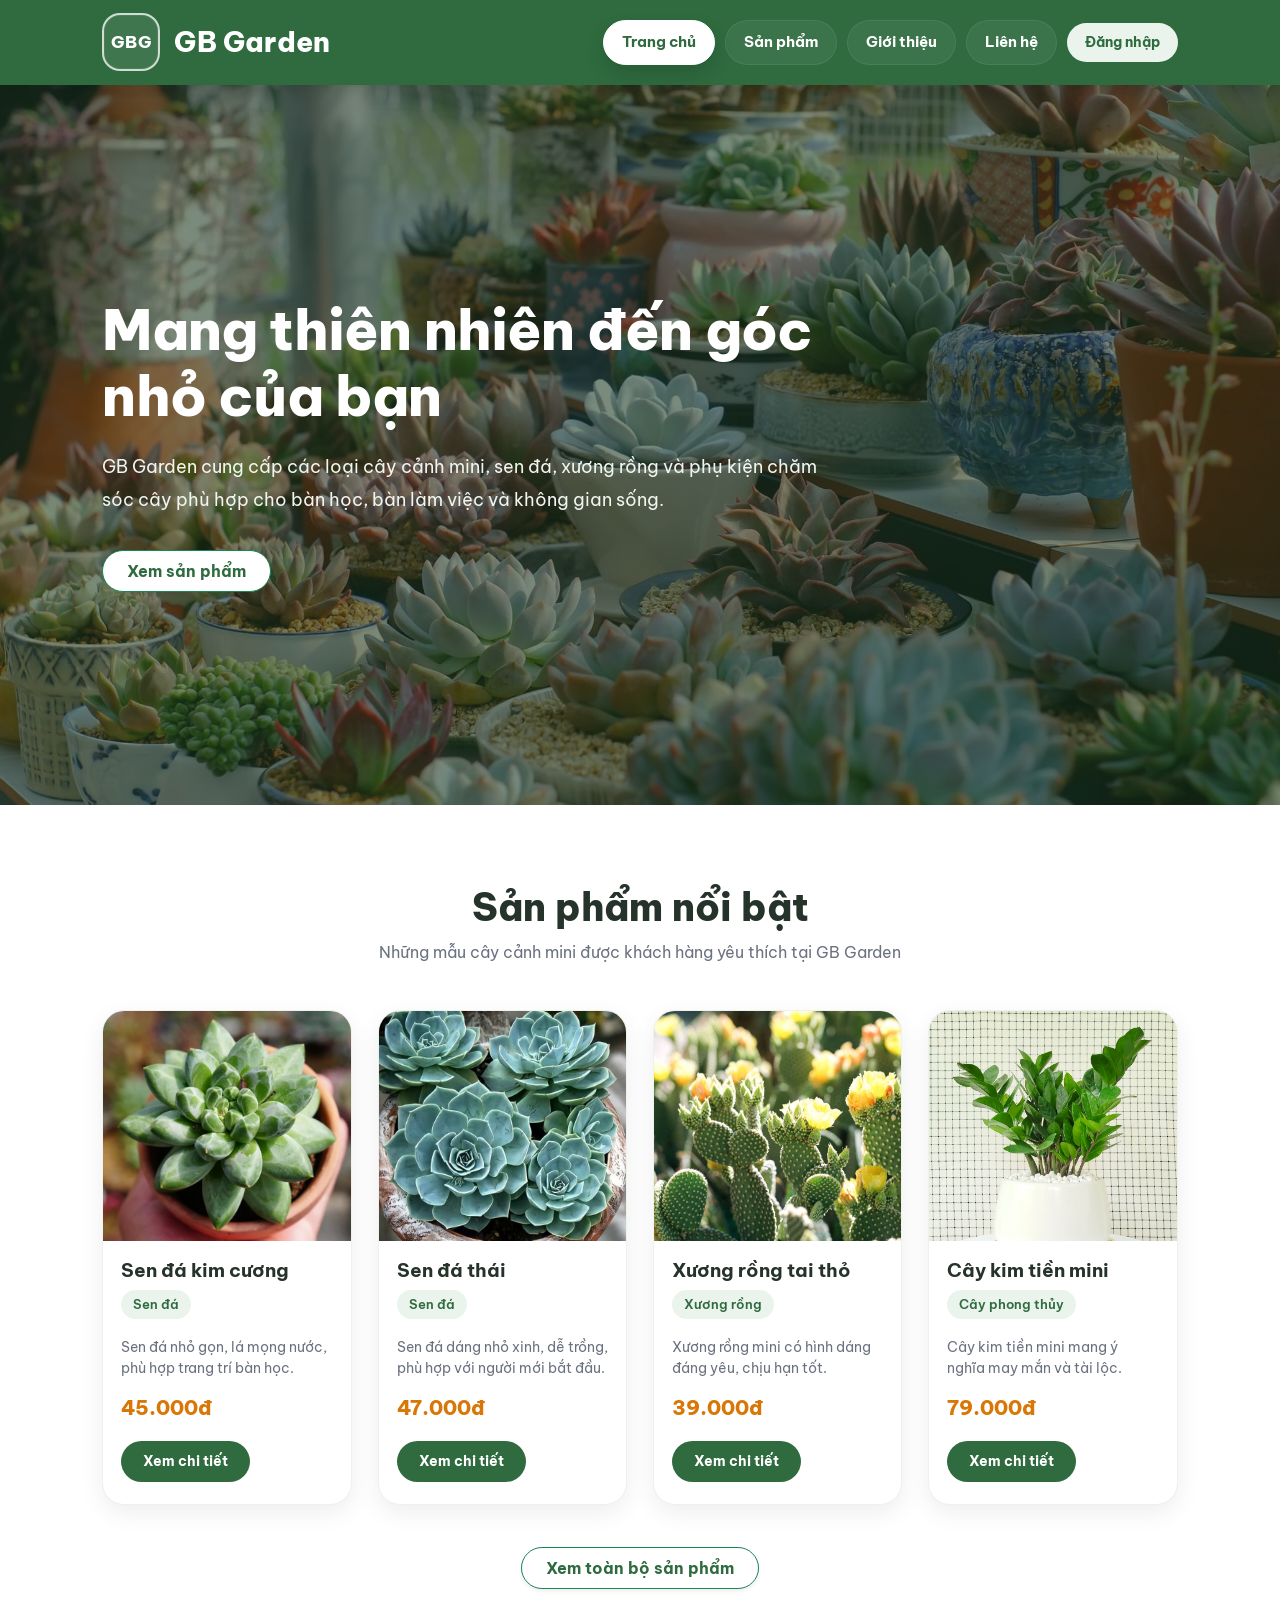
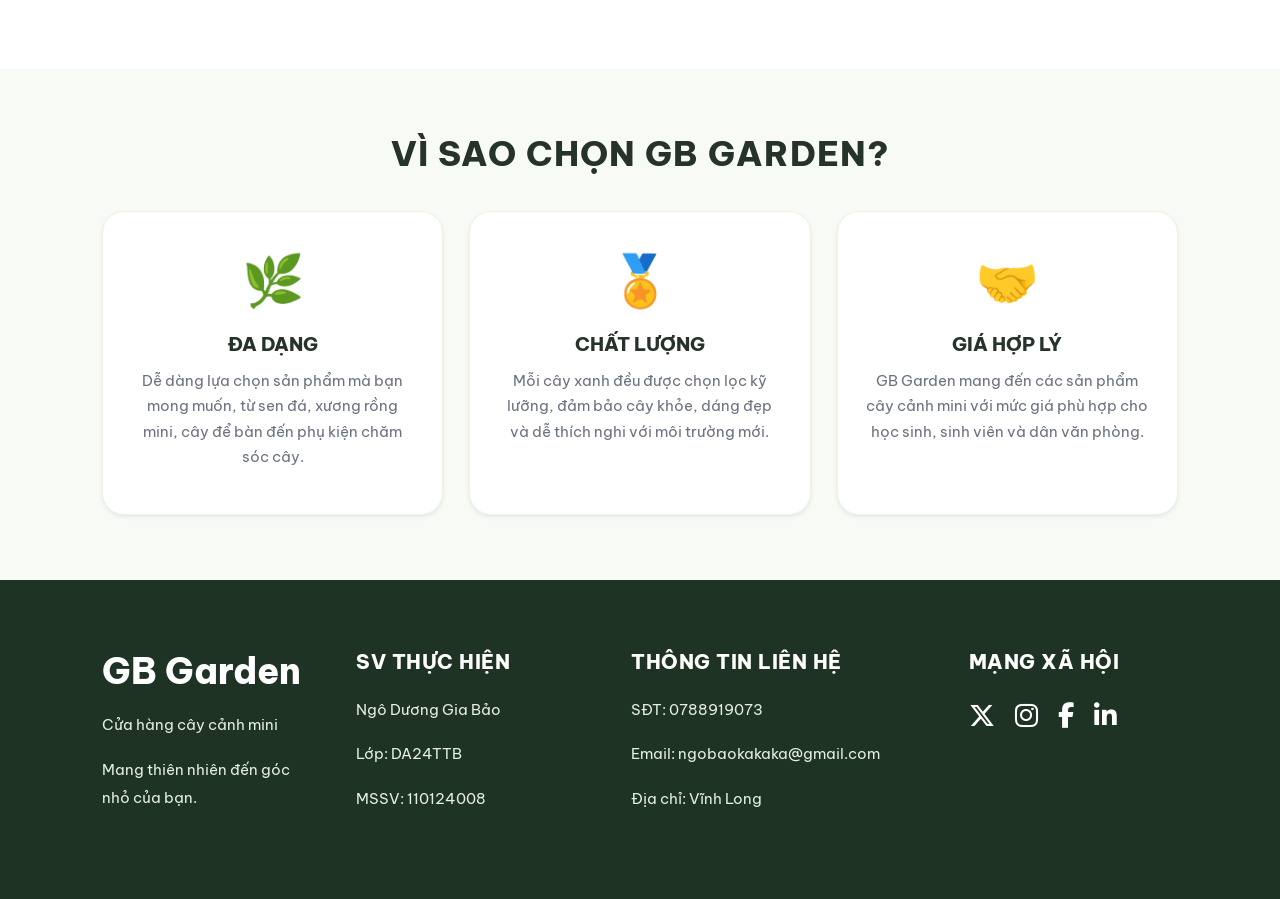
<file: index.html>
<!DOCTYPE html>
<html lang="vi">
<head>
    <meta charset="UTF-8">
    <meta name="viewport" content="width=device-width, initial-scale=1.0">
    <title>GB Garden - Cửa hàng cây cảnh mini</title>

    <!-- Bootstrap CSS -->
    <link href="https://cdn.jsdelivr.net/npm/bootstrap@5.3.3/dist/css/bootstrap.min.css" rel="stylesheet">
    
    <!-- Link CSS -->
    <link rel="stylesheet" href="css/style-index.css">
    <!-- Font Awesome -->
    <link rel="stylesheet" href="https://cdnjs.cloudflare.com/ajax/libs/font-awesome/6.5.1/css/all.min.css">
    <link href="https://fonts.googleapis.com/css2?family=Be+Vietnam+Pro:wght@400;500;600;700;800&display=swap" rel="stylesheet">
</head>
<body>

    <!-- Header -->
    <header class="header">
        <a href="index.html" class="logo">
            <span class="logo-mark">GBG</span>
            <span class="logo-text">GB Garden</span>
        </a>

        <nav class="navbar">
            <a href="index.html" class="active">Trang chủ</a>
            <a href="html/san-pham.html">Sản phẩm</a>
            <a href="html/gioi-thieu.html">Giới thiệu</a>
            <a href="html/lien-he.html">Liên hệ</a>
            <div class="login-wrapper">
  <button class="login-toggle-btn" id="auth-btn" type="button">Đăng nhập</button>

  <div class="login-dropdown" id="login-dropdown">
    <h3>Đăng nhập</h3>

    <form id="login-form">
      <input type="text" id="login-username" placeholder="Tên đăng nhập">
      <input type="password" id="login-password" placeholder="Mật khẩu">

      <button type="submit">Đăng nhập</button>
      <p id="login-message"></p>
    </form>
  </div>
</div>
        </nav>
    </header>

    <!-- Hero -->
    <section class="hero">
        <div class="hero-content">
            <h1>Mang thiên nhiên đến góc nhỏ của bạn</h1>
            <p>
                GB Garden cung cấp các loại cây cảnh mini, sen đá, xương rồng
                và phụ kiện chăm sóc cây phù hợp cho bàn học, bàn làm việc
                và không gian sống.
            </p>
            <a href="html/san-pham.html" class="btn btn-success rounded-pill px-4 py-2 shadow-sm">
    Xem sản phẩm
</a>
        </div>
    </section>

    <!-- Sản phẩm nổi bật -->
    <section class="bestseller-section">
        <div class="section-title">
            <h2>Sản phẩm nổi bật</h2>
            <p>Những mẫu cây cảnh mini được khách hàng yêu thích tại GB Garden</p>
        </div>

        <div id="bestseller-list" class="product-list"></div>

        <div class="view-all-box">
            <a href="html/san-pham.html" class="btn btn-success rounded-pill px-4 py-2 shadow-sm">
    Xem toàn bộ sản phẩm
</a>
        </div>
    </section>

    <!-- Lý do chọn GB Garden -->
    <section class="reason-section">
        <div class="section-title reason-title">
            <h2>Vì sao chọn GB Garden?</h2>
        </div>

        <div class="reason-list">
            <div class="reason-item shadow-sm">
                <div class="reason-icon">🌿</div>
                <h3>ĐA DẠNG</h3>
                <p>
                    Dễ dàng lựa chọn sản phẩm mà bạn mong muốn, từ sen đá,
                    xương rồng mini, cây để bàn đến phụ kiện chăm sóc cây.
                </p>
            </div>

            <div class="reason-item shadow-sm">
                <div class="reason-icon">🏅</div>
                <h3>CHẤT LƯỢNG</h3>
                <p>
                    Mỗi cây xanh đều được chọn lọc kỹ lưỡng, đảm bảo cây khỏe,
                    dáng đẹp và dễ thích nghi với môi trường mới.
                </p>
            </div>

            <div class="reason-item shadow-sm">
                <div class="reason-icon">🤝</div>
                <h3>GIÁ HỢP LÝ</h3>
                <p>
                    GB Garden mang đến các sản phẩm cây cảnh mini với mức giá
                    phù hợp cho học sinh, sinh viên và dân văn phòng.
                </p>
            </div>
        </div>
    </section>

    <!-- Footer -->
    <footer class="footer">
        <div class="footer-container">

            <div class="footer-box">
                <h2>GB Garden</h2>
                <p>Cửa hàng cây cảnh mini</p>
                <p>Mang thiên nhiên đến góc nhỏ của bạn.</p>
            </div>

            <div class="footer-box">
                <h3>SV THỰC HIỆN</h3>
                <p>Ngô Dương Gia Bảo</p>
                <p>Lớp: DA24TTB</p>
                <p>MSSV: 110124008</p>
            </div>

            <div class="footer-box">
                <h3>THÔNG TIN LIÊN HỆ</h3>
                <p>SĐT: 0788919073</p>
                <p>Email: ngobaokakaka@gmail.com</p>
                <p>Địa chỉ: Vĩnh Long</p>
            </div>

            <div class="footer-box">
                <h3>MẠNG XÃ HỘI</h3>

                <div class="social-icons">
                    <a href="#"><i class="fa-brands fa-x-twitter"></i></a>
                    <a href="#"><i class="fa-brands fa-instagram"></i></a>
                    <a href="#"><i class="fa-brands fa-facebook-f"></i></a>
                    <a href="#"><i class="fa-brands fa-linkedin-in"></i></a>
                </div>
            </div>

        </div>
    </footer>

    <!-- Bootstrap JS -->
    <script src="https://cdn.jsdelivr.net/npm/bootstrap@5.3.3/dist/js/bootstrap.bundle.min.js"></script>

    <!-- Link JavaScript -->
    <script src="js/products.js"></script>
    <script src="js/script.js"></script>
</body>
</html>
</file>
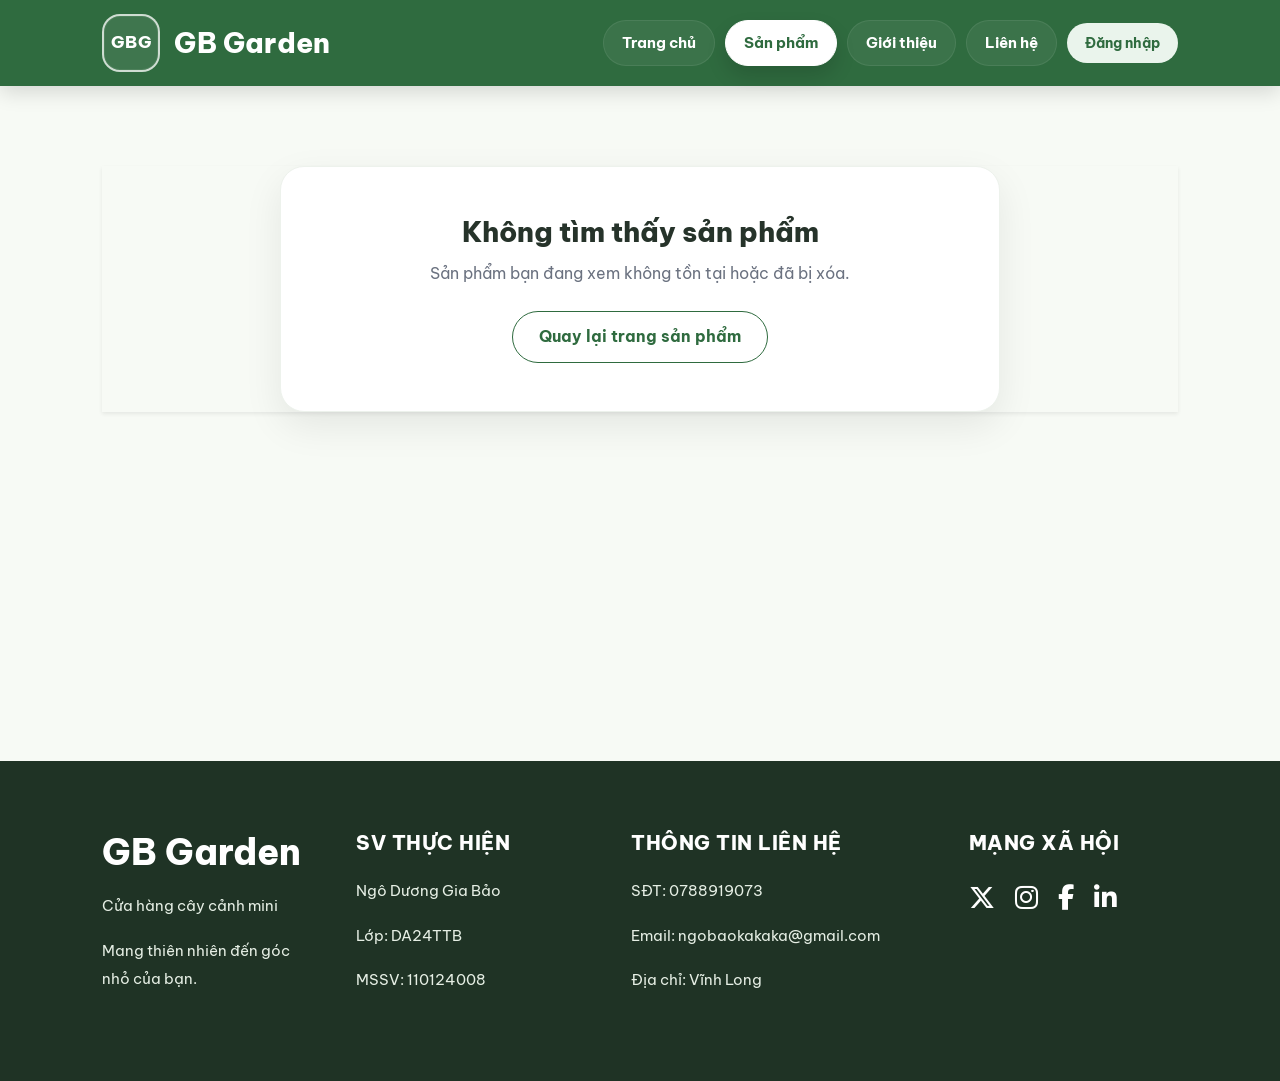
<file: html/chi-tiet.html>
<!DOCTYPE html>
<html lang="vi">
<head>
    <meta charset="UTF-8">
    <meta name="viewport" content="width=device-width, initial-scale=1.0">
    <title>Chi tiết sản phẩm - GB Garden</title>

    <!-- Bootstrap CSS -->
    <link href="https://cdn.jsdelivr.net/npm/bootstrap@5.3.3/dist/css/bootstrap.min.css" rel="stylesheet">
    
    <!-- CSS riêng cho trang chi tiết -->
    <link rel="stylesheet" href="../css/style-chitiet.css">

    <!-- Font Awesome -->
    <link rel="stylesheet" href="https://cdnjs.cloudflare.com/ajax/libs/font-awesome/6.5.1/css/all.min.css">

    <!-- Google Font -->
    <link href="https://fonts.googleapis.com/css2?family=Be+Vietnam+Pro:wght@400;500;600;700;800&display=swap" rel="stylesheet">
</head>
<body>

    <!-- Header -->
    <header class="header">
        <a href="../index.html" class="logo">
            <span class="logo-mark">GBG</span>
            <span class="logo-text">GB Garden</span>
        </a>

        <nav class="navbar">
            <a href="../index.html">Trang chủ</a>
            <a href="../html/san-pham.html" class="active">Sản phẩm</a>
            <a href="../html/gioi-thieu.html">Giới thiệu</a>
            <a href="../html/lien-he.html">Liên hệ</a>
            <div class="login-wrapper">
  <button class="login-toggle-btn" id="auth-btn" type="button">Đăng nhập</button>

  <div class="login-dropdown" id="login-dropdown">
    <h3>Đăng nhập</h3>

    <form id="login-form">
      <input type="text" id="login-username" placeholder="Tên đăng nhập">
      <input type="password" id="login-password" placeholder="Mật khẩu">

      <button type="submit">Đăng nhập</button>
      <p id="login-message"></p>
    </form>
  </div>
</div>
        </nav>
    </header>

    <!-- Khu vực chi tiết sản phẩm -->
    <main class="detail-section">
        <div id="product-detail" class="product-detail shadow-sm">
            <!-- JavaScript sẽ thêm chi tiết sản phẩm vào đây -->
        </div>
    </main>

    <!-- Footer -->
    <footer class="footer">
        <div class="footer-container">

            <div class="footer-box">
                <h2>GB Garden</h2>
                <p>Cửa hàng cây cảnh mini</p>
                <p>Mang thiên nhiên đến góc nhỏ của bạn.</p>
            </div>

            <div class="footer-box">
                <h3>SV THỰC HIỆN</h3>
                <p>Ngô Dương Gia Bảo</p>
                <p>Lớp: DA24TTB</p>
                <p>MSSV: 110124008</p>
            </div>

            <div class="footer-box">
                <h3>THÔNG TIN LIÊN HỆ</h3>
                <p>SĐT: 0788919073</p>
                <p>Email: ngobaokakaka@gmail.com</p>
                <p>Địa chỉ: Vĩnh Long</p>
            </div>

            <div class="footer-box">
                <h3>MẠNG XÃ HỘI</h3>

                <div class="social-icons">
                    <a href="#"><i class="fa-brands fa-x-twitter"></i></a>
                    <a href="#"><i class="fa-brands fa-instagram"></i></a>
                    <a href="#"><i class="fa-brands fa-facebook-f"></i></a>
                    <a href="#"><i class="fa-brands fa-linkedin-in"></i></a>
                </div>
            </div>

        </div>
    </footer>

    <!-- Bootstrap JS -->
    <script src="https://cdn.jsdelivr.net/npm/bootstrap@5.3.3/dist/js/bootstrap.bundle.min.js"></script>

    <!-- JavaScript -->
    <script src="../js/products.js"></script>
    <script src="../js/script.js"></script>
</body>
</html>
</file>
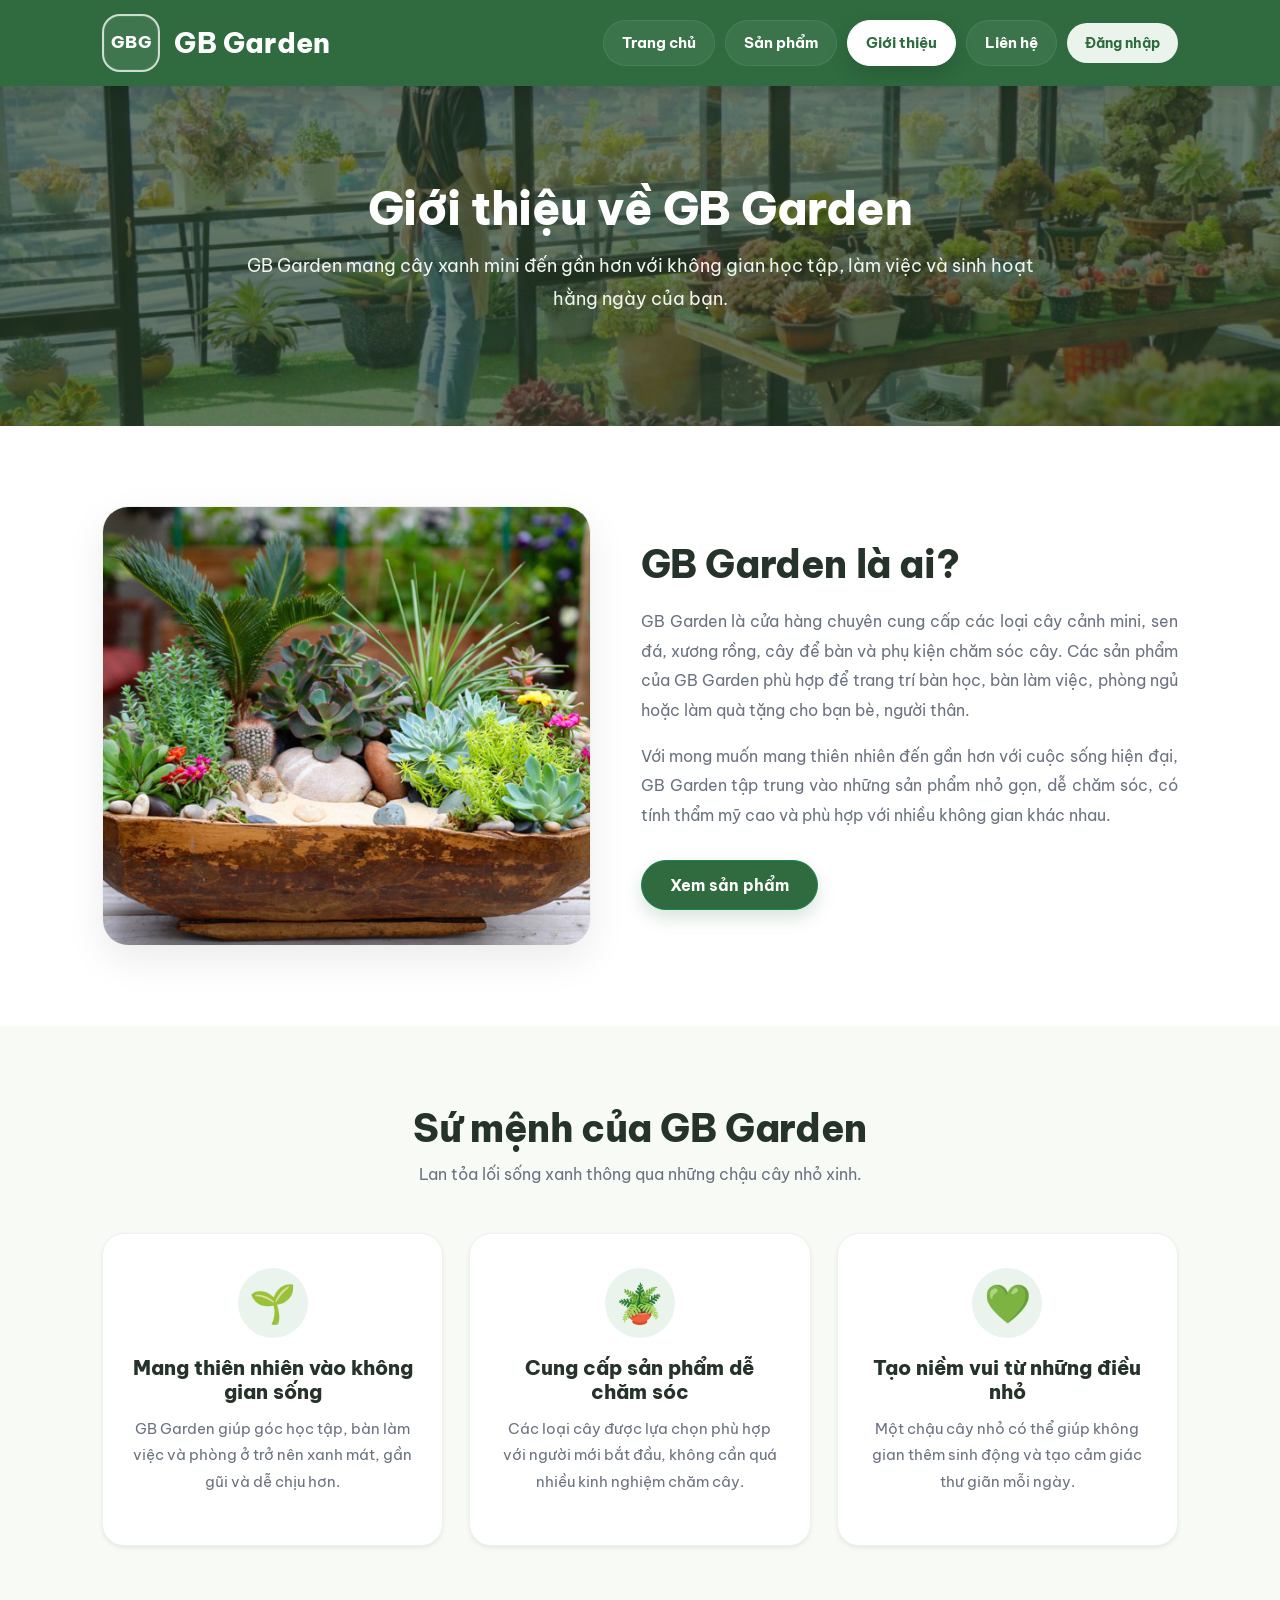
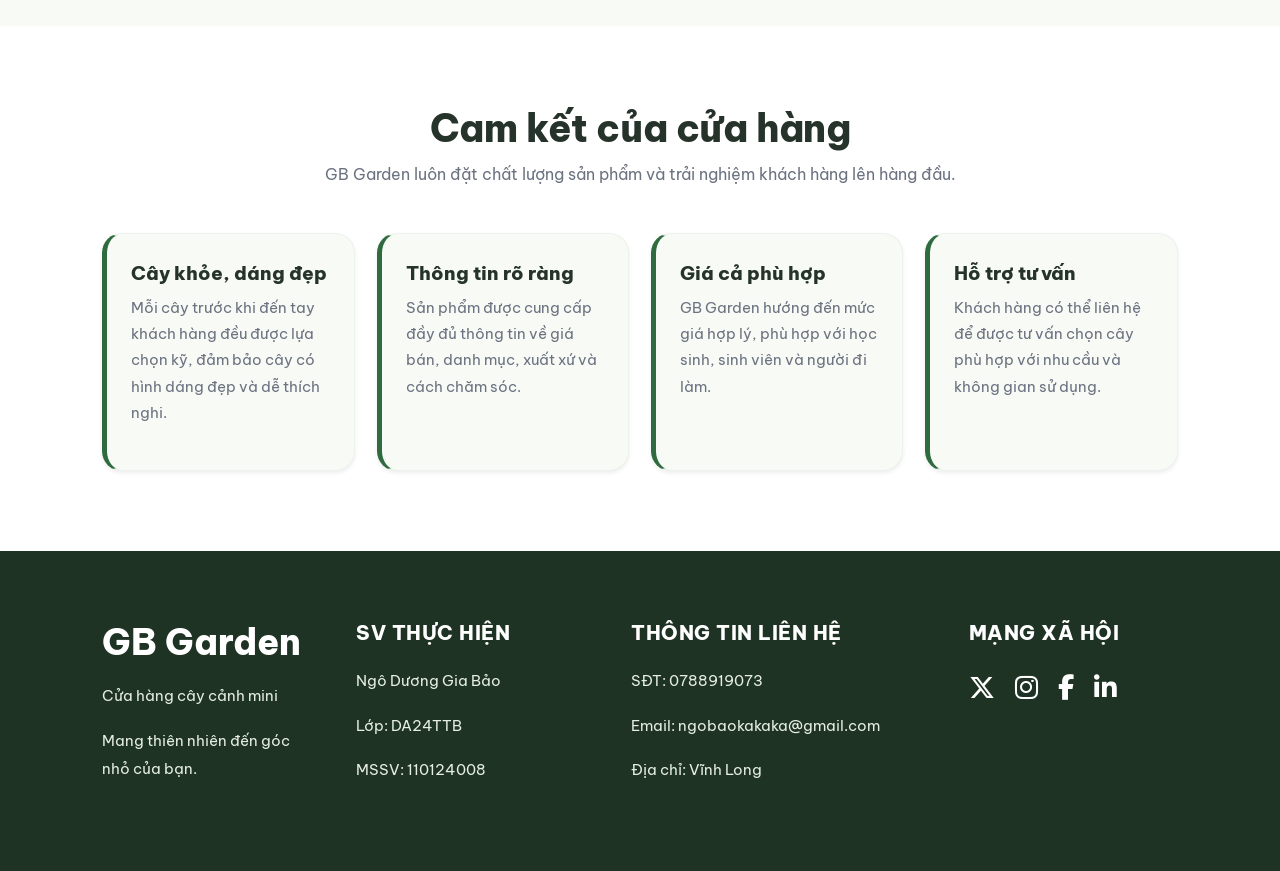
<file: html/gioi-thieu.html>
<!DOCTYPE html>
<html lang="vi">
<head>
    <meta charset="UTF-8">
    <meta name="viewport" content="width=device-width, initial-scale=1.0">
    <title>Giới thiệu - GB Garden</title>

    <!-- Bootstrap CSS -->
    <link href="https://cdn.jsdelivr.net/npm/bootstrap@5.3.3/dist/css/bootstrap.min.css" rel="stylesheet">
    
    <!-- CSS riêng cho trang giới thiệu -->
    <link rel="stylesheet" href="../css/style-gioithieu.css">

    <!-- Font Awesome -->
    <link rel="stylesheet" href="https://cdnjs.cloudflare.com/ajax/libs/font-awesome/6.5.1/css/all.min.css">

    <!-- Google Font -->
    <link href="https://fonts.googleapis.com/css2?family=Be+Vietnam+Pro:wght@400;500;600;700;800&display=swap" rel="stylesheet">
</head>
<body>

    <!-- Header -->
    <header class="header">
        <a href="../index.html" class="logo">
            <span class="logo-mark">GBG</span>
            <span class="logo-text">GB Garden</span>
        </a>

        <nav class="navbar">
            <a href="../index.html">Trang chủ</a>
            <a href="../html/san-pham.html">Sản phẩm</a>
            <a href="../html/gioi-thieu.html" class="active">Giới thiệu</a>
            <a href="../html/lien-he.html">Liên hệ</a>
            <div class="login-wrapper">
  <button class="login-toggle-btn" id="auth-btn" type="button">Đăng nhập</button>

  <div class="login-dropdown" id="login-dropdown">
    <h3>Đăng nhập</h3>

    <form id="login-form">
      <input type="text" id="login-username" placeholder="Tên đăng nhập">
      <input type="password" id="login-password" placeholder="Mật khẩu">

      <button type="submit">Đăng nhập</button>
      <p id="login-message"></p>
    </form>
  </div>
</div>
        </nav>
    </header>

    <!-- Banner giới thiệu -->
    <section class="about-banner">
        <div class="about-banner-content">
            <h1>Giới thiệu về GB Garden</h1>
            <p>
                GB Garden mang cây xanh mini đến gần hơn với không gian học tập,
                làm việc và sinh hoạt hằng ngày của bạn.
            </p>
        </div>
    </section>

    <!-- Giới thiệu cửa hàng -->
    <section class="about-section">
        <div class="about-container">
            <div class="about-image">
                <img src="../assets/images/anhgioithieu.jpg" alt="Cửa hàng cây cảnh GB Garden">
            </div>

            <div class="about-content">
                <h2>GB Garden là ai?</h2>
                <p>
                    GB Garden là cửa hàng chuyên cung cấp các loại cây cảnh mini,
                    sen đá, xương rồng, cây để bàn và phụ kiện chăm sóc cây.
                    Các sản phẩm của GB Garden phù hợp để trang trí bàn học,
                    bàn làm việc, phòng ngủ hoặc làm quà tặng cho bạn bè,
                    người thân.
                </p>

                <p>
                    Với mong muốn mang thiên nhiên đến gần hơn với cuộc sống hiện đại,
                    GB Garden tập trung vào những sản phẩm nhỏ gọn, dễ chăm sóc,
                    có tính thẩm mỹ cao và phù hợp với nhiều không gian khác nhau.
                </p>

                <a href="san-pham.html" class="about-btn btn btn-success">Xem sản phẩm</a>
            </div>
        </div>
    </section>

    <!-- Sứ mệnh -->
    <section class="mission-section">
        <div class="section-title">
            <h2>Sứ mệnh của GB Garden</h2>
            <p>Lan tỏa lối sống xanh thông qua những chậu cây nhỏ xinh.</p>
        </div>

        <div class="mission-list">
            <div class="mission-item shadow-sm">
                <div class="mission-icon">🌱</div>
                <h3>Mang thiên nhiên vào không gian sống</h3>
                <p>
                    GB Garden giúp góc học tập, bàn làm việc và phòng ở trở nên
                    xanh mát, gần gũi và dễ chịu hơn.
                </p>
            </div>

            <div class="mission-item shadow-sm">
                <div class="mission-icon">🪴</div>
                <h3>Cung cấp sản phẩm dễ chăm sóc</h3>
                <p>
                    Các loại cây được lựa chọn phù hợp với người mới bắt đầu,
                    không cần quá nhiều kinh nghiệm chăm cây.
                </p>
            </div>

            <div class="mission-item shadow-sm">
                <div class="mission-icon">💚</div>
                <h3>Tạo niềm vui từ những điều nhỏ</h3>
                <p>
                    Một chậu cây nhỏ có thể giúp không gian thêm sinh động
                    và tạo cảm giác thư giãn mỗi ngày.
                </p>
            </div>
        </div>
    </section>

    <!-- Cam kết -->
    <section class="commit-section">
        <div class="section-title">
            <h2>Cam kết của cửa hàng</h2>
            <p>GB Garden luôn đặt chất lượng sản phẩm và trải nghiệm khách hàng lên hàng đầu.</p>
        </div>

        <div class="commit-container">
            <div class="commit-box shadow-sm">
                <h3>Cây khỏe, dáng đẹp</h3>
                <p>
                    Mỗi cây trước khi đến tay khách hàng đều được lựa chọn kỹ,
                    đảm bảo cây có hình dáng đẹp và dễ thích nghi.
                </p>
            </div>

            <div class="commit-box shadow-sm">
                <h3>Thông tin rõ ràng</h3>
                <p>
                    Sản phẩm được cung cấp đầy đủ thông tin về giá bán,
                    danh mục, xuất xứ và cách chăm sóc.
                </p>
            </div>

            <div class="commit-box shadow-sm">
                <h3>Giá cả phù hợp</h3>
                <p>
                    GB Garden hướng đến mức giá hợp lý, phù hợp với học sinh,
                    sinh viên và người đi làm.
                </p>
            </div>

            <div class="commit-box shadow-sm">
                <h3>Hỗ trợ tư vấn</h3>
                <p>
                    Khách hàng có thể liên hệ để được tư vấn chọn cây phù hợp
                    với nhu cầu và không gian sử dụng.
                </p>
            </div>
        </div>
    </section>

    <!-- Footer -->
    <footer class="footer">
        <div class="footer-container">

            <div class="footer-box">
                <h2>GB Garden</h2>
                <p>Cửa hàng cây cảnh mini</p>
                <p>Mang thiên nhiên đến góc nhỏ của bạn.</p>
            </div>

            <div class="footer-box">
                <h3>SV THỰC HIỆN</h3>
                <p>Ngô Dương Gia Bảo</p>
                <p>Lớp: DA24TTB</p>
                <p>MSSV: 110124008</p>
            </div>

            <div class="footer-box">
                <h3>THÔNG TIN LIÊN HỆ</h3>
                <p>SĐT: 0788919073</p>
                <p>Email: ngobaokakaka@gmail.com</p>
                <p>Địa chỉ: Vĩnh Long</p>
            </div>

            <div class="footer-box">
                <h3>MẠNG XÃ HỘI</h3>

                <div class="social-icons">
                    <a href="#"><i class="fa-brands fa-x-twitter"></i></a>
                    <a href="#"><i class="fa-brands fa-instagram"></i></a>
                    <a href="#"><i class="fa-brands fa-facebook-f"></i></a>
                    <a href="#"><i class="fa-brands fa-linkedin-in"></i></a>
                </div>
            </div>

        </div>
    </footer>

    <!-- Bootstrap JS -->
    <script src="https://cdn.jsdelivr.net/npm/bootstrap@5.3.3/dist/js/bootstrap.bundle.min.js"></script>

    <!-- JavaScript -->
    <script src="../js/products.js"></script>
    <script src="../js/script.js"></script>
</body>
</html>
</file>
<file: css/style-index.css>
/* ===============================
   RESET CSS
================================ */

* {
    margin: 0;
    padding: 0;
    box-sizing: border-box;
}

/* ===============================
   BIẾN MÀU CHỦ ĐẠO
================================ */

:root {
    --primary: #2f6b3f;
    --primary-dark: #1f4d2c;
    --primary-light: #eaf4ec;
    --accent: #8bbf5a;
    --text: #26332a;
    --gray: #6b7280;
    --bg: #f7faf5;
    --white: #ffffff;
    --orange: #d97706;
}

/* ===============================
   THIẾT LẬP CHUNG
================================ */

body {
    font-family: 'Be Vietnam Pro', Arial, sans-serif;
}

/* ===============================
   HEADER
================================ */

.header {
    width: 100%;
    padding: 12px 8%;
    background-color: var(--primary);
    display: flex;
    justify-content: space-between;
    align-items: center;
    position: sticky;
    top: 0;
    left: 0;
    z-index: 1000;
    box-shadow: 0 6px 20px rgba(0, 0, 0, 0.14);
}

/* ===============================
   LOGO MỚI
================================ */

.logo {
    display: flex;
    align-items: center;
    gap: 14px;
    text-decoration: none;
}

.logo-mark {
    width: 58px;
    height: 58px;
    border: 2px solid rgba(255, 255, 255, 0.75);
    border-radius: 18px;
    display: flex;
    justify-content: center;
    align-items: center;

    color: #ffffff;
    font-size: 17px;
    font-weight: 800;
    letter-spacing: 1px;
    text-transform: uppercase;

    background: rgba(255, 255, 255, 0.08);
    box-shadow: inset 0 0 0 1px rgba(255, 255, 255, 0.08);
    transition: 0.25s ease;
}

.logo:hover .logo-mark {
    transform: scale(1.05);
    background: rgba(255, 255, 255, 0.14);
}

.logo-text {
    color: #ffffff;
    font-size: 28px;
    font-weight: 800;
    letter-spacing: 0.2px;
}

/* ===============================
   NAVBAR
================================ */

.navbar {
    display: flex;
    align-items: center;
    gap: 10px;
}

.navbar a {
    position: relative;
    text-decoration: none;
    color: #ffffff;
    padding: 10px 18px;
    border-radius: 999px;
    font-weight: 700;
    font-size: 15px;
    transition: 0.25s ease;

    background: rgba(255, 255, 255, 0.06);
    border: 1px solid rgba(255, 255, 255, 0.08);
    backdrop-filter: blur(2px);
}

.navbar a:hover {
    transform: translateY(-2px);
    background: rgba(255, 255, 255, 0.14);
    border-color: rgba(255, 255, 255, 0.2);
    box-shadow: 0 8px 18px rgba(0, 0, 0, 0.12);
}

.navbar a.active {
    background-color: #ffffff;
    color: var(--primary);
    border-color: #ffffff;
    box-shadow: 0 10px 20px rgba(0, 0, 0, 0.14);
}
/* ===============================
   HERO / BANNER
================================ */

.hero {
    min-height: 720px;
    background:
        linear-gradient(rgba(25, 55, 30, 0.58), rgba(25, 55, 30, 0.58)),
        url("../assets/images/trang-chu-cua-hang-cay-canh.jpg");
    background-size: cover;
    background-position: center;
    background-repeat: no-repeat;

    display: flex;
    align-items: center;
    padding: 0 8%;
    color: var(--white);
}

.hero-content {
    max-width: 760px;
    padding: 20px 0;
}

.hero-content h1 {
    font-size: 56px;
    line-height: 1.18;
    margin-bottom: 22px;
    font-weight: 800;
    letter-spacing: -0.8px;
}

.hero-content p {
    max-width: 720px;
    font-size: 18px;
    line-height: 1.8;
    margin-bottom: 34px;
    color: #f1f5f0;
}

.btn {
    display: inline-block;
    text-decoration: none;
    background-color: var(--white);
    color: var(--primary);
    padding: 14px 32px;
    border-radius: 30px;
    font-weight: 700;
    transition: 0.25s ease;
    box-shadow: 0 8px 18px rgba(0, 0, 0, 0.18);
}

.btn:hover {
    background-color: var(--accent);
    color: var(--white);
    transform: translateY(-3px);
}

/* ===============================
   SECTION CHUNG
================================ */

.section-title {
    text-align: center;
    margin-bottom: 46px;
}

.section-title h2 {
    font-size: 38px;
    color: var(--text);
    margin-bottom: 10px;
    font-weight: 800;
}

.section-title p {
    font-size: 16px;
    color: var(--gray);
}

/* ===============================
   SẢN PHẨM NỔI BẬT
================================ */

.bestseller-section {
    padding: 80px 8%;
    background-color: var(--white);
}

.product-list {
    display: grid;
    grid-template-columns: repeat(4, 1fr);
    gap: 26px;
}

.product-card {
    background-color: var(--white);
    border-radius: 22px;
    overflow: hidden;
    text-align: left;
    padding-bottom: 22px;
    border: 1px solid #edf2ec;
    box-shadow: 0 8px 24px rgba(0, 0, 0, 0.07);
    transition: 0.25s ease;
}

.product-card:hover {
    transform: translateY(-6px);
    box-shadow: 0 14px 34px rgba(0, 0, 0, 0.12);
}

.product-card img {
    width: 100%;
    height: 230px;
    object-fit: cover;
}

.product-card h3 {
    margin: 18px 18px 8px;
    font-size: 19px;
    color: var(--text);
    font-weight: 700;
}

.product-category {
    display: inline-block;
    margin: 0 18px 10px;
    padding: 5px 12px;
    background-color: var(--primary-light);
    color: var(--primary);
    border-radius: 20px;
    font-size: 13px;
    font-weight: 600;
}

.product-description {
    font-size: 14px;
    color: var(--gray);
    margin: 8px 18px;
    min-height: 44px;
}

.price {
    font-size: 20px;
    font-weight: 800;
    color: var(--orange);
    margin: 12px 18px 18px;
}

.detail-btn {
    display: inline-block;
    margin-left: 18px;
    text-decoration: none;
    background-color: var(--primary);
    color: var(--white);
    padding: 10px 22px;
    border-radius: 25px;
    font-size: 14px;
    font-weight: 700;
    transition: 0.25s ease;
}

.detail-btn:hover {
    background-color: var(--primary-dark);
}

/* ===============================
   NÚT XEM TOÀN BỘ SẢN PHẨM
================================ */

.view-all-box {
    text-align: center;
    margin-top: 42px;
}

.view-all-btn {
    display: inline-block;
    text-decoration: none;
    background-color: var(--primary);
    color: var(--white);
    padding: 13px 34px;
    border-radius: 30px;
    font-weight: 700;
    transition: 0.25s ease;
}

.view-all-btn:hover {
    background-color: var(--primary-dark);
    transform: translateY(-3px);
}

/* ===============================
   LÝ DO CHỌN GB GARDEN
================================ */

.reason-section {
    padding: 65px 8%;
    background-color: var(--bg);
}

.reason-title {
    margin-bottom: 36px;
}

.reason-title h2 {
    color: var(--text);
    font-size: 34px;
    text-transform: uppercase;
    letter-spacing: 1px;
    font-weight: 800;
}

.reason-list {
    display: grid;
    grid-template-columns: repeat(3, 1fr);
    gap: 26px;
}

.reason-item {
    background-color: var(--white);
    border: 1px solid #edf2ec;
    border-radius: 22px;
    padding: 30px 28px 28px;
    text-align: center;
    min-height: 230px;
    transition: 0.25s ease;
    box-shadow: 0 8px 24px rgba(0, 0, 0, 0.06);
}

.reason-item:hover {
    transform: translateY(-6px);
    box-shadow: 0 14px 34px rgba(0, 0, 0, 0.1);
}

.reason-icon {
    font-size: 50px;
    margin-bottom: 16px;
}

.reason-item h3 {
    color: var(--text);
    font-size: 19px;
    font-weight: 800;
    margin-bottom: 12px;
}

.reason-item p {
    color: var(--gray);
    font-size: 15px;
    line-height: 1.7;
}

/* ===============================
   FOOTER
================================ */

.footer {
    background-color: #1f3325;
    color: var(--white);
    padding: 70px 8%;
}

.footer-container {
    display: grid;
    grid-template-columns: 1fr 1.1fr 1.4fr 1fr;
    gap: 45px;
    align-items: flex-start;
}

.footer-box h2 {
    font-size: 36px;
   font-family: 'Be Vietnam Pro', Arial, sans-serif;
    margin-bottom: 18px;
    font-weight: 800;
}

.footer-box h3 {
    font-size: 20px;
    font-family: 'Be Vietnam Pro', Arial, sans-serif;
    margin-bottom: 22px;
    text-transform: uppercase;
    font-weight: 800;
    letter-spacing: 0.5px;
}

.footer-box p {
    font-size: 15px;
    line-height: 1.9;
    color: #e5eee4;
}

.social-icons {
    display: flex;
    gap: 20px;
    margin-top: 18px;
}

.social-icons a {
    color: var(--white);
    font-size: 26px;
    text-decoration: none;
    transition: 0.25s ease;
}

.social-icons a:hover {
    color: var(--accent);
    transform: translateY(-4px);
}
/* ===============================
   FORM ĐĂNG NHẬP NHỎ TRÊN HEADER
================================ */

.login-wrapper {
  position: relative;
}

.login-toggle-btn {
  border: none;
  outline: none;
  background-color: var(--primary-light);
  color: var(--primary);
  padding: 9px 18px;
  border-radius: 25px;
  font-size: 14px;
  font-weight: 700;
  font-family: 'Be Vietnam Pro', Arial, sans-serif;
  cursor: pointer;
  transition: 0.25s ease;
  white-space: nowrap;
}

.login-toggle-btn:hover {
  background-color: var(--white);
  color: var(--primary);
  transform: translateY(-2px);
}

.login-dropdown {
  position: absolute;
  top: 52px;
  right: 0;
  width: 260px;
  background-color: var(--white);
  border-radius: 18px;
  padding: 18px;
  box-shadow: 0 12px 32px rgba(0, 0, 0, 0.16);
  display: none;
  z-index: 9999;
  border: 1px solid #e3eadf;
}

.login-dropdown.show {
  display: block;
}

.login-dropdown h3 {
  color: var(--primary);
  font-size: 20px;
  font-weight: 800;
  margin-bottom: 14px;
  text-align: center;
}

.login-dropdown input {
  width: 100%;
  border: 1px solid #dce8dd;
  outline: none;
  border-radius: 25px;
  padding: 10px 14px;
  margin-bottom: 10px;
  font-size: 14px;
  font-family: 'Be Vietnam Pro', Arial, sans-serif;
  color: var(--text);
}

.login-dropdown input:focus {
  border-color: var(--primary);
  box-shadow: 0 0 0 3px rgba(47, 107, 63, 0.12);
}

.login-dropdown button[type="submit"] {
  width: 100%;
  border: none;
  background-color: var(--primary);
  color: var(--white);
  padding: 10px 14px;
  border-radius: 25px;
  font-size: 14px;
  font-weight: 700;
  font-family: 'Be Vietnam Pro', Arial, sans-serif;
  cursor: pointer;
  transition: 0.25s ease;
}

.login-dropdown button[type="submit"]:hover {
  background-color: var(--primary-dark);
  transform: translateY(-2px);
}

#login-message {
  margin-top: 10px;
  margin-bottom: 0;
  font-size: 13px;
  font-weight: 700;
  text-align: center;
}

@media (max-width: 768px) {
  .login-dropdown {
    right: -20px;
    width: 240px;
  }

  .login-toggle-btn {
    padding: 7px 12px;
    font-size: 13px;
  }
}

/* ===============================
   RESPONSIVE
================================ */
@media (max-width: 1100px) {
    .product-list {
        grid-template-columns: repeat(3, 1fr);
    }

    .footer-container {
        grid-template-columns: repeat(2, 1fr);
        gap: 35px;
    }
}

@media (max-width: 900px) {
    .header {
        padding: 12px 5%;
    }

    .logo {
        font-size: 24px;
    }

    .logo img {
        width: 42px;
        height: 42px;
    }

    .navbar a {
        font-size: 14px;
        padding: 8px 13px;
    }

    .hero-content h1 {
        font-size: 42px;
    }

    .product-list {
        grid-template-columns: repeat(2, 1fr);
    }

    .reason-list {
        grid-template-columns: 1fr;
    }
}

@media (max-width: 650px) {
    .header {
        flex-direction: column;
        gap: 12px;
        padding: 14px 5%;
    }

    .navbar {
        flex-wrap: wrap;
        justify-content: center;
        gap: 6px;
        text-align: center;
    }

    .navbar a {
        font-size: 13px;
        padding: 7px 11px;
    }

    .hero {
        min-height: 560px;
        text-align: center;
        padding: 0 5%;
    }

    .hero-content h1 {
        font-size: 34px;
    }

    .hero-content p {
        font-size: 15px;
    }

    .bestseller-section,
    .reason-section {
        padding: 55px 5%;
    }

    .product-list {
        grid-template-columns: 1fr;
    }

    .section-title h2,
    .reason-title h2 {
        font-size: 28px;
    }

    .section-title p {
        font-size: 14px;
    }

    .footer {
        padding: 50px 6%;
        text-align: center;
    }

    .footer-container {
        grid-template-columns: 1fr;
    }

    .social-icons {
        justify-content: center;
    }

    .footer-box h2 {
        font-size: 32px;
    }

    .footer-box h3 {
        font-size: 19px;
    }
}
@media (max-width: 900px) {
    .header {
        padding: 12px 5%;
    }

    .logo-mark {
        width: 46px;
        height: 46px;
        font-size: 14px;
        border-radius: 14px;
    }

    .logo-text {
        font-size: 23px;
    }

    .navbar a {
        font-size: 14px;
        padding: 8px 13px;
    }
}

@media (max-width: 650px) {
    .header {
        flex-direction: column;
        gap: 12px;
        padding: 14px 5%;
    }

    .navbar {
        flex-wrap: wrap;
        justify-content: center;
        gap: 7px;
    }

    .logo-mark {
        width: 42px;
        height: 42px;
        font-size: 13px;
        border-radius: 13px;
    }

    .logo-text {
        font-size: 22px;
    }

    .navbar a {
        font-size: 13px;
        padding: 7px 11px;
    }
}
</file>
<file: css/style-chitiet.css>
/* ===============================
   RESET CSS
================================ */

* {
    margin: 0;
    padding: 0;
    box-sizing: border-box;
}

/* ===============================
   BIẾN MÀU CHỦ ĐẠO
================================ */

:root {
    --primary: #2f6b3f;
    --primary-dark: #1f4d2c;
    --primary-light: #eaf4ec;
    --accent: #8bbf5a;
    --text: #26332a;
    --gray: #6b7280;
    --bg: #f7faf5;
    --white: #ffffff;
    --orange: #d97706;
}

/* ===============================
   THIẾT LẬP CHUNG
================================ */

body {
    font-family: 'Be Vietnam Pro', Arial, sans-serif;
    background-color: var(--bg);
    color: var(--text);
    line-height: 1.6;
}

/* ===============================
   HEADER
================================ */

.header {
    width: 100%;
    padding: 12px 8%;
    background-color: var(--primary);
    display: flex;
    justify-content: space-between;
    align-items: center;
    position: sticky;
    top: 0;
    left: 0;
    z-index: 1000;
    box-shadow: 0 6px 20px rgba(0, 0, 0, 0.14);
}

/* Logo mới */
.logo {
    display: flex;
    align-items: center;
    gap: 14px;
    text-decoration: none;
}

.logo-mark {
    width: 58px;
    height: 58px;
    border: 2px solid rgba(255, 255, 255, 0.75);
    border-radius: 18px;
    display: flex;
    justify-content: center;
    align-items: center;
    color: #ffffff;
    font-size: 17px;
    font-weight: 800;
    letter-spacing: 1px;
    text-transform: uppercase;
    background: rgba(255, 255, 255, 0.08);
    box-shadow: inset 0 0 0 1px rgba(255, 255, 255, 0.08);
    transition: 0.25s ease;
}

.logo:hover .logo-mark {
    transform: scale(1.05);
    background: rgba(255, 255, 255, 0.14);
}

.logo-text {
    color: #ffffff;
    font-size: 28px;
    font-weight: 800;
    letter-spacing: 0.2px;
}

/* Menu */
.navbar {
    display: flex;
    align-items: center;
    gap: 10px;
}

.navbar a {
    position: relative;
    text-decoration: none;
    color: #ffffff;
    padding: 10px 18px;
    border-radius: 999px;
    font-weight: 700;
    font-size: 15px;
    transition: 0.25s ease;
    background: rgba(255, 255, 255, 0.06);
    border: 1px solid rgba(255, 255, 255, 0.08);
}

.navbar a:hover {
    transform: translateY(-2px);
    background: rgba(255, 255, 255, 0.14);
    border-color: rgba(255, 255, 255, 0.2);
    box-shadow: 0 8px 18px rgba(0, 0, 0, 0.12);
}

.navbar a.active {
    background-color: #ffffff;
    color: var(--primary);
    border-color: #ffffff;
    box-shadow: 0 10px 20px rgba(0, 0, 0, 0.14);
}
/* ===============================
   FORM ĐĂNG NHẬP NHỎ TRÊN HEADER
================================ */

.login-wrapper {
  position: relative;
}

.login-toggle-btn {
  border: none;
  outline: none;
  background-color: var(--primary-light);
  color: var(--primary);
  padding: 9px 18px;
  border-radius: 25px;
  font-size: 14px;
  font-weight: 700;
  font-family: 'Be Vietnam Pro', Arial, sans-serif;
  cursor: pointer;
  transition: 0.25s ease;
  white-space: nowrap;
}

.login-toggle-btn:hover {
  background-color: var(--white);
  color: var(--primary);
  transform: translateY(-2px);
}

.login-dropdown {
  position: absolute;
  top: 52px;
  right: 0;
  width: 260px;
  background-color: var(--white);
  border-radius: 18px;
  padding: 18px;
  box-shadow: 0 12px 32px rgba(0, 0, 0, 0.16);
  display: none;
  z-index: 9999;
  border: 1px solid #e3eadf;
}

.login-dropdown.show {
  display: block;
}

.login-dropdown h3 {
  color: var(--primary);
  font-size: 20px;
  font-weight: 800;
  margin-bottom: 14px;
  text-align: center;
}

.login-dropdown input {
  width: 100%;
  border: 1px solid #dce8dd;
  outline: none;
  border-radius: 25px;
  padding: 10px 14px;
  margin-bottom: 10px;
  font-size: 14px;
  font-family: 'Be Vietnam Pro', Arial, sans-serif;
  color: var(--text);
}

.login-dropdown input:focus {
  border-color: var(--primary);
  box-shadow: 0 0 0 3px rgba(47, 107, 63, 0.12);
}

.login-dropdown button[type="submit"] {
  width: 100%;
  border: none;
  background-color: var(--primary);
  color: var(--white);
  padding: 10px 14px;
  border-radius: 25px;
  font-size: 14px;
  font-weight: 700;
  font-family: 'Be Vietnam Pro', Arial, sans-serif;
  cursor: pointer;
  transition: 0.25s ease;
}

.login-dropdown button[type="submit"]:hover {
  background-color: var(--primary-dark);
  transform: translateY(-2px);
}

#login-message {
  margin-top: 10px;
  margin-bottom: 0;
  font-size: 13px;
  font-weight: 700;
  text-align: center;
}

@media (max-width: 768px) {
  .login-dropdown {
    right: -20px;
    width: 240px;
  }

  .login-toggle-btn {
    padding: 7px 12px;
    font-size: 13px;
  }
}
/* ===============================
   CHI TIẾT SẢN PHẨM
================================ */

.detail-section {
    padding: 80px 8%;
    min-height: 75vh;
    background-color: var(--bg);
}

.product-detail {
    max-width: 1180px;
    margin: 0 auto;
}

/* Khung chi tiết */
.detail-card {
    display: grid;
    grid-template-columns: 1fr 1.1fr;
    gap: 48px;
    background-color: var(--white);
    border-radius: 26px;
    padding: 38px;
    border: 1px solid #edf2ec;
    box-shadow: 0 14px 38px rgba(0, 0, 0, 0.08);
}

/* Ảnh sản phẩm */
.detail-image {
    width: 100%;
    height: 500px;
    border-radius: 22px;
    overflow: hidden;
    background-color: var(--primary-light);
}

.detail-image img {
    width: 100%;
    height: 100%;
    object-fit: cover;
}

/* Nội dung sản phẩm */
.detail-info h1 {
    font-size: 38px;
    color: var(--text);
    margin-bottom: 14px;
    font-weight: 800;
    line-height: 1.25;
}

.detail-category {
    display: inline-block;
    background-color: var(--primary-light);
    color: var(--primary);
    padding: 7px 16px;
    border-radius: 22px;
    font-size: 14px;
    font-weight: 700;
    margin-bottom: 18px;
}

.detail-price {
    font-size: 32px;
    color: var(--orange);
    font-weight: 800;
    margin-bottom: 22px;
}

.detail-short {
    color: var(--gray);
    font-size: 16px;
    line-height: 1.8;
    margin-bottom: 26px;
}

/* Bảng thông tin */
.detail-table {
    margin-bottom: 28px;
    border-top: 1px solid #edf2ec;
}

.detail-row {
    display: flex;
    border-bottom: 1px solid #edf2ec;
    padding: 14px 0;
}

.detail-row strong {
    width: 135px;
    color: var(--primary);
    font-weight: 800;
}

.detail-row span {
    flex: 1;
    color: var(--text);
}

/* Mô tả chi tiết */
.detail-box {
    background-color: var(--bg);
    padding: 22px;
    border-radius: 18px;
    margin-bottom: 18px;
    border: 1px solid #edf2ec;
}

.detail-box h3 {
    color: var(--text);
    margin-bottom: 10px;
    font-size: 20px;
    font-weight: 800;
}

.detail-box p {
    color: var(--gray);
    font-size: 15px;
    line-height: 1.8;
}

/* Nút */
.detail-actions {
    display: flex;
    gap: 14px;
    margin-top: 26px;
    flex-wrap: wrap;
}

.back-btn,
.buy-btn {
    display: inline-block;
    text-decoration: none;
    padding: 12px 26px;
    border-radius: 30px;
    font-weight: 700;
    transition: 0.25s ease;
}

.back-btn {
    background-color: var(--white);
    color: var(--primary);
    border: 1px solid var(--primary);
}

.back-btn:hover {
    background-color: var(--primary-light);
    transform: translateY(-3px);
}

.buy-btn {
    background-color: var(--primary);
    color: var(--white);
    box-shadow: 0 8px 18px rgba(47, 107, 63, 0.18);
}

.buy-btn:hover {
    background-color: var(--primary-dark);
    transform: translateY(-3px);
}

/* Khi không tìm thấy sản phẩm */
.not-found {
    max-width: 720px;
    margin: 0 auto;
    background-color: var(--white);
    padding: 48px;
    text-align: center;
    border-radius: 24px;
    border: 1px solid #edf2ec;
    box-shadow: 0 14px 38px rgba(0, 0, 0, 0.08);
}

.not-found h2 {
    color: var(--text);
    margin-bottom: 12px;
    font-size: 28px;
    font-weight: 800;
}

.not-found p {
    color: var(--gray);
    margin-bottom: 25px;
}

/* ===============================
   FOOTER
================================ */

.footer {
    background-color: #1f3325;
    color: var(--white);
    padding: 70px 8%;
}

.footer-container {
    display: grid;
    grid-template-columns: 1fr 1.1fr 1.4fr 1fr;
    gap: 45px;
    align-items: flex-start;
}

.footer-box h2 {
    font-size: 36px;
    font-family: 'Be Vietnam Pro', Arial, sans-serif;
    margin-bottom: 18px;
    font-weight: 800;
}

.footer-box h3 {
    font-size: 20px;
    font-family: 'Be Vietnam Pro', Arial, sans-serif;
    margin-bottom: 22px;
    text-transform: uppercase;
    font-weight: 800;
    letter-spacing: 0.5px;
}

.footer-box p {
    font-size: 15px;
    line-height: 1.9;
    color: #e5eee4;
}

.social-icons {
    display: flex;
    gap: 20px;
    margin-top: 18px;
}

.social-icons a {
    color: var(--white);
    font-size: 26px;
    text-decoration: none;
    transition: 0.25s ease;
}

.social-icons a:hover {
    color: var(--accent);
    transform: translateY(-4px);
}

/* ===============================
   RESPONSIVE
================================ */

@media (max-width: 1100px) {
    .detail-card {
        grid-template-columns: 1fr;
    }

    .detail-image {
        height: 440px;
    }

    .footer-container {
        grid-template-columns: repeat(2, 1fr);
        gap: 35px;
    }
}

@media (max-width: 900px) {
    .header {
        padding: 12px 5%;
    }

    .logo {
        font-size: 24px;
    }

    .logo img {
        width: 42px;
        height: 42px;
    }

    .navbar a {
        font-size: 14px;
        padding: 8px 13px;
    }

    .detail-info h1 {
        font-size: 32px;
    }

    .detail-price {
        font-size: 28px;
    }
}

@media (max-width: 650px) {
    .header {
        flex-direction: column;
        gap: 12px;
        padding: 14px 5%;
    }

    .navbar {
        flex-wrap: wrap;
        justify-content: center;
        gap: 6px;
        text-align: center;
    }

    .navbar a {
        font-size: 13px;
        padding: 7px 11px;
    }

    .detail-section {
        padding: 55px 5%;
    }

    .detail-card {
        padding: 22px;
        gap: 28px;
        border-radius: 22px;
    }

    .detail-image {
        height: 300px;
        border-radius: 18px;
    }

    .detail-info h1 {
        font-size: 27px;
    }

    .detail-price {
        font-size: 24px;
    }

    .detail-short {
        font-size: 15px;
    }

    .detail-row {
        flex-direction: column;
        gap: 4px;
    }

    .detail-row strong {
        width: auto;
    }

    .detail-actions {
        flex-direction: column;
    }

    .back-btn,
    .buy-btn {
        text-align: center;
    }

    .footer {
        padding: 50px 6%;
        text-align: center;
    }

    .footer-container {
        grid-template-columns: 1fr;
    }

    .social-icons {
        justify-content: center;
    }

    .footer-box h2 {
        font-size: 32px;
    }

    .footer-box h3 {
        font-size: 19px;
    }
}
@media (max-width: 900px) {
    .header {
        padding: 12px 5%;
    }

    .logo-mark {
        width: 46px;
        height: 46px;
        font-size: 14px;
        border-radius: 14px;
    }

    .logo-text {
        font-size: 23px;
    }

    .navbar a {
        font-size: 14px;
        padding: 8px 13px;
    }
}

@media (max-width: 650px) {
    .header {
        flex-direction: column;
        gap: 12px;
        padding: 14px 5%;
    }

    .navbar {
        flex-wrap: wrap;
        justify-content: center;
        gap: 7px;
    }

    .logo-mark {
        width: 42px;
        height: 42px;
        font-size: 13px;
        border-radius: 13px;
    }

    .logo-text {
        font-size: 22px;
    }

    .navbar a {
        font-size: 13px;
        padding: 7px 11px;
    }
}
</file>
<file: css/style-gioithieu.css>
/* ===============================
   RESET CSS
================================ */

* {
    margin: 0;
    padding: 0;
    box-sizing: border-box;
}

/* ===============================
   BIẾN MÀU CHỦ ĐẠO
================================ */

:root {
    --primary: #2f6b3f;
    --primary-dark: #1f4d2c;
    --primary-light: #eaf4ec;
    --accent: #8bbf5a;
    --text: #26332a;
    --gray: #6b7280;
    --bg: #f7faf5;
    --white: #ffffff;
    --orange: #d97706;
}

/* ===============================
   THIẾT LẬP CHUNG
================================ */

body {
    font-family: 'Be Vietnam Pro', Arial, sans-serif;
    background-color: var(--bg);
    color: var(--text);
    line-height: 1.6;
}

/* ===============================
   HEADER
================================ */

.header {
    width: 100%;
    padding: 12px 8%;
    background-color: var(--primary);
    display: flex;
    justify-content: space-between;
    align-items: center;
    position: sticky;
    top: 0;
    left: 0;
    z-index: 1000;
    box-shadow: 0 6px 20px rgba(0, 0, 0, 0.14);
}

/* Logo mới */
.logo {
    display: flex;
    align-items: center;
    gap: 14px;
    text-decoration: none;
}

.logo-mark {
    width: 58px;
    height: 58px;
    border: 2px solid rgba(255, 255, 255, 0.75);
    border-radius: 18px;
    display: flex;
    justify-content: center;
    align-items: center;
    color: #ffffff;
    font-size: 17px;
    font-weight: 800;
    letter-spacing: 1px;
    text-transform: uppercase;
    background: rgba(255, 255, 255, 0.08);
    box-shadow: inset 0 0 0 1px rgba(255, 255, 255, 0.08);
    transition: 0.25s ease;
}

.logo:hover .logo-mark {
    transform: scale(1.05);
    background: rgba(255, 255, 255, 0.14);
}

.logo-text {
    color: #ffffff;
    font-size: 28px;
    font-weight: 800;
    letter-spacing: 0.2px;
}

/* Menu */
.navbar {
    display: flex;
    align-items: center;
    gap: 10px;
}

.navbar a {
    position: relative;
    text-decoration: none;
    color: #ffffff;
    padding: 10px 18px;
    border-radius: 999px;
    font-weight: 700;
    font-size: 15px;
    transition: 0.25s ease;
    background: rgba(255, 255, 255, 0.06);
    border: 1px solid rgba(255, 255, 255, 0.08);
}

.navbar a:hover {
    transform: translateY(-2px);
    background: rgba(255, 255, 255, 0.14);
    border-color: rgba(255, 255, 255, 0.2);
    box-shadow: 0 8px 18px rgba(0, 0, 0, 0.12);
}

.navbar a.active {
    background-color: #ffffff;
    color: var(--primary);
    border-color: #ffffff;
    box-shadow: 0 10px 20px rgba(0, 0, 0, 0.14);
}
/* ===============================
   FORM ĐĂNG NHẬP NHỎ TRÊN HEADER
================================ */

.login-wrapper {
  position: relative;
}

.login-toggle-btn {
  border: none;
  outline: none;
  background-color: var(--primary-light);
  color: var(--primary);
  padding: 9px 18px;
  border-radius: 25px;
  font-size: 14px;
  font-weight: 700;
  font-family: 'Be Vietnam Pro', Arial, sans-serif;
  cursor: pointer;
  transition: 0.25s ease;
  white-space: nowrap;
}

.login-toggle-btn:hover {
  background-color: var(--white);
  color: var(--primary);
  transform: translateY(-2px);
}

.login-dropdown {
  position: absolute;
  top: 52px;
  right: 0;
  width: 260px;
  background-color: var(--white);
  border-radius: 18px;
  padding: 18px;
  box-shadow: 0 12px 32px rgba(0, 0, 0, 0.16);
  display: none;
  z-index: 9999;
  border: 1px solid #e3eadf;
}

.login-dropdown.show {
  display: block;
}

.login-dropdown h3 {
  color: var(--primary);
  font-size: 20px;
  font-weight: 800;
  margin-bottom: 14px;
  text-align: center;
}

.login-dropdown input {
  width: 100%;
  border: 1px solid #dce8dd;
  outline: none;
  border-radius: 25px;
  padding: 10px 14px;
  margin-bottom: 10px;
  font-size: 14px;
  font-family: 'Be Vietnam Pro', Arial, sans-serif;
  color: var(--text);
}

.login-dropdown input:focus {
  border-color: var(--primary);
  box-shadow: 0 0 0 3px rgba(47, 107, 63, 0.12);
}

.login-dropdown button[type="submit"] {
  width: 100%;
  border: none;
  background-color: var(--primary);
  color: var(--white);
  padding: 10px 14px;
  border-radius: 25px;
  font-size: 14px;
  font-weight: 700;
  font-family: 'Be Vietnam Pro', Arial, sans-serif;
  cursor: pointer;
  transition: 0.25s ease;
}

.login-dropdown button[type="submit"]:hover {
  background-color: var(--primary-dark);
  transform: translateY(-2px);
}

#login-message {
  margin-top: 10px;
  margin-bottom: 0;
  font-size: 13px;
  font-weight: 700;
  text-align: center;
}

@media (max-width: 768px) {
  .login-dropdown {
    right: -20px;
    width: 240px;
  }

  .login-toggle-btn {
    padding: 7px 12px;
    font-size: 13px;
  }
}
/* ===============================
   BANNER GIỚI THIỆU
================================ */

.about-banner {
    min-height: 340px;
    background:
        linear-gradient(rgba(25, 55, 30, 0.62), rgba(25, 55, 30, 0.62)),
        url("../assets/images/banner-gioithieu.jpg");
    background-size: cover;
    background-position: center;
    background-repeat: no-repeat;

    color: var(--white);
    display: flex;
    justify-content: center;
    align-items: center;
    text-align: center;
    padding: 50px 8%;
}

.about-banner-content {
    max-width: 820px;
}

.about-banner h1 {
    font-size: 46px;
    font-weight: 800;
    margin-bottom: 14px;
    letter-spacing: -0.5px;
}

.about-banner p {
    font-size: 18px;
    line-height: 1.8;
    color: #f1f5f0;
}

/* ===============================
   GIỚI THIỆU CỬA HÀNG
================================ */

.about-section {
    padding: 80px 8%;
    background-color: var(--white);
}

.about-container {
    max-width: 1180px;
    margin: 0 auto;

    display: grid;
    grid-template-columns: 1fr 1.1fr;
    gap: 50px;
    align-items: center;
}

.about-image {
    width: 100%;
    height: 440px;
    border-radius: 26px;
    overflow: hidden;
    border: 1px solid #edf2ec;
    box-shadow: 0 14px 38px rgba(0, 0, 0, 0.08);
}

.about-image img {
    width: 100%;
    height: 100%;
    object-fit: cover;
}

.about-content h2 {
    color: var(--text);
    font-size: 38px;
    font-weight: 800;
    margin-bottom: 20px;
    letter-spacing: -0.4px;
}

.about-content p {
    color: var(--gray);
    font-size: 16px;
    line-height: 1.85;
    margin-bottom: 16px;
    text-align: justify;
}

.about-btn {
    display: inline-block;
    margin-top: 14px;
    text-decoration: none;
    background-color: var(--primary);
    color: var(--white);
    padding: 12px 28px;
    border-radius: 30px;
    font-weight: 700;
    transition: 0.25s ease;
    box-shadow: 0 8px 18px rgba(47, 107, 63, 0.18);
}

.about-btn:hover {
    background-color: var(--primary-dark);
    transform: translateY(-3px);
}

/* ===============================
   SECTION TITLE
================================ */

.section-title {
    text-align: center;
    margin-bottom: 46px;
}

.section-title h2 {
    color: var(--text);
    font-size: 38px;
    font-weight: 800;
    margin-bottom: 10px;
    letter-spacing: -0.4px;
}

.section-title p {
    color: var(--gray);
    font-size: 16px;
}

/* ===============================
   SỨ MỆNH
================================ */

.mission-section {
    padding: 80px 8%;
    background-color: var(--bg);
}

.mission-list {
    max-width: 1180px;
    margin: 0 auto;

    display: grid;
    grid-template-columns: repeat(3, 1fr);
    gap: 26px;
}

.mission-item {
    background-color: var(--white);
    padding: 34px 28px;
    border-radius: 22px;
    text-align: center;
    border: 1px solid #edf2ec;
    box-shadow: 0 8px 24px rgba(0, 0, 0, 0.07);
    transition: 0.25s ease;
}

.mission-item:hover {
    transform: translateY(-6px);
    box-shadow: 0 14px 34px rgba(0, 0, 0, 0.1);
}

.mission-icon {
    width: 70px;
    height: 70px;
    margin: 0 auto 18px;

    display: flex;
    justify-content: center;
    align-items: center;

    background-color: var(--primary-light);
    color: var(--primary);
    border-radius: 50%;

    font-size: 38px;
}

.mission-item h3 {
    color: var(--text);
    font-size: 20px;
    font-weight: 800;
    margin-bottom: 12px;
}

.mission-item p {
    color: var(--gray);
    font-size: 15px;
    line-height: 1.75;
}

/* ===============================
   CAM KẾT
================================ */

.commit-section {
    padding: 80px 8%;
    background-color: var(--white);
}

.commit-container {
    max-width: 1180px;
    margin: 0 auto;

    display: grid;
    grid-template-columns: repeat(4, 1fr);
    gap: 22px;
}

.commit-box {
    background-color: var(--bg);
    padding: 28px 24px;
    border-radius: 20px;
    border: 1px solid #edf2ec;
    border-left: 5px solid var(--primary);
    box-shadow: 0 8px 24px rgba(0, 0, 0, 0.06);
    transition: 0.25s ease;
}

.commit-box:hover {
    transform: translateY(-5px);
    box-shadow: 0 14px 34px rgba(0, 0, 0, 0.09);
}

.commit-box h3 {
    color: var(--text);
    font-size: 19px;
    font-weight: 800;
    margin-bottom: 10px;
}

.commit-box p {
    color: var(--gray);
    font-size: 15px;
    line-height: 1.75;
}

/* ===============================
   ĐỐI TƯỢNG PHÙ HỢP
================================ */

.target-section {
    padding: 70px 8%;
    background:
        linear-gradient(rgba(31, 77, 44, 0.88), rgba(31, 77, 44, 0.88)),
        url("../assets/images/banner-greenhome.jpg");
    background-size: cover;
    background-position: center;
    color: var(--white);
    text-align: center;
}

.target-content {
    max-width: 880px;
    margin: 0 auto;
}

.target-content h2 {
    font-size: 36px;
    font-weight: 800;
    margin-bottom: 14px;
}

.target-content p {
    color: #eef5ee;
    font-size: 18px;
    line-height: 1.8;
}

/* ===============================
   FOOTER
================================ */

.footer {
    background-color: #1f3325;
    color: var(--white);
    padding: 70px 8%;
}

.footer-container {
    display: grid;
    grid-template-columns: 1fr 1.1fr 1.4fr 1fr;
    gap: 45px;
    align-items: flex-start;
}

.footer-box h2 {
    font-size: 36px;
    font-family: 'Be Vietnam Pro', Arial, sans-serif;
    margin-bottom: 18px;
    font-weight: 800;
}

.footer-box h3 {
    font-size: 20px;
    font-family: 'Be Vietnam Pro', Arial, sans-serif;
    margin-bottom: 22px;
    text-transform: uppercase;
    font-weight: 800;
    letter-spacing: 0.5px;
}

.footer-box p {
    font-size: 15px;
    line-height: 1.9;
    color: #e5eee4;
}

.social-icons {
    display: flex;
    gap: 20px;
    margin-top: 18px;
}

.social-icons a {
    color: var(--white);
    font-size: 26px;
    text-decoration: none;
    transition: 0.25s ease;
}

.social-icons a:hover {
    color: var(--accent);
    transform: translateY(-4px);
}

/* ===============================
   RESPONSIVE
================================ */

@media (max-width: 1100px) {
    .about-container {
        grid-template-columns: 1fr;
    }

    .mission-list {
        grid-template-columns: 1fr;
    }

    .commit-container {
        grid-template-columns: repeat(2, 1fr);
    }

    .about-image {
        height: 380px;
    }

    .footer-container {
        grid-template-columns: repeat(2, 1fr);
        gap: 35px;
    }
}

@media (max-width: 900px) {
    .header {
        padding: 12px 5%;
    }

    .logo {
        font-size: 24px;
    }

    .logo img {
        width: 42px;
        height: 42px;
    }

    .navbar a {
        font-size: 14px;
        padding: 8px 13px;
    }

    .about-banner h1 {
        font-size: 38px;
    }

    .about-content h2,
    .section-title h2,
    .target-content h2 {
        font-size: 32px;
    }
}

@media (max-width: 650px) {
    .header {
        flex-direction: column;
        gap: 12px;
        padding: 14px 5%;
    }

    .navbar {
        flex-wrap: wrap;
        justify-content: center;
        gap: 6px;
        text-align: center;
    }

    .navbar a {
        font-size: 13px;
        padding: 7px 11px;
    }

    .about-banner {
        min-height: 280px;
        padding: 40px 5%;
    }

    .about-banner h1 {
        font-size: 31px;
    }

    .about-banner p {
        font-size: 15px;
    }

    .about-section,
    .mission-section,
    .commit-section,
    .target-section {
        padding: 55px 5%;
    }

    .about-image {
        height: 280px;
        border-radius: 22px;
    }

    .about-content h2,
    .section-title h2,
    .target-content h2 {
        font-size: 28px;
    }

    .about-content p {
        font-size: 15px;
        text-align: left;
    }

    .commit-container {
        grid-template-columns: 1fr;
    }

    .target-content p {
        font-size: 16px;
    }

    .footer {
        padding: 50px 6%;
        text-align: center;
    }

    .footer-container {
        grid-template-columns: 1fr;
    }

    .social-icons {
        justify-content: center;
    }

    .footer-box h2 {
        font-size: 32px;
    }

    .footer-box h3 {
        font-size: 19px;
    }
}
@media (max-width: 900px) {
    .header {
        padding: 12px 5%;
    }

    .logo-mark {
        width: 46px;
        height: 46px;
        font-size: 14px;
        border-radius: 14px;
    }

    .logo-text {
        font-size: 23px;
    }

    .navbar a {
        font-size: 14px;
        padding: 8px 13px;
    }
}

@media (max-width: 650px) {
    .header {
        flex-direction: column;
        gap: 12px;
        padding: 14px 5%;
    }

    .navbar {
        flex-wrap: wrap;
        justify-content: center;
        gap: 7px;
    }

    .logo-mark {
        width: 42px;
        height: 42px;
        font-size: 13px;
        border-radius: 13px;
    }

    .logo-text {
        font-size: 22px;
    }

    .navbar a {
        font-size: 13px;
        padding: 7px 11px;
    }
}
</file>
